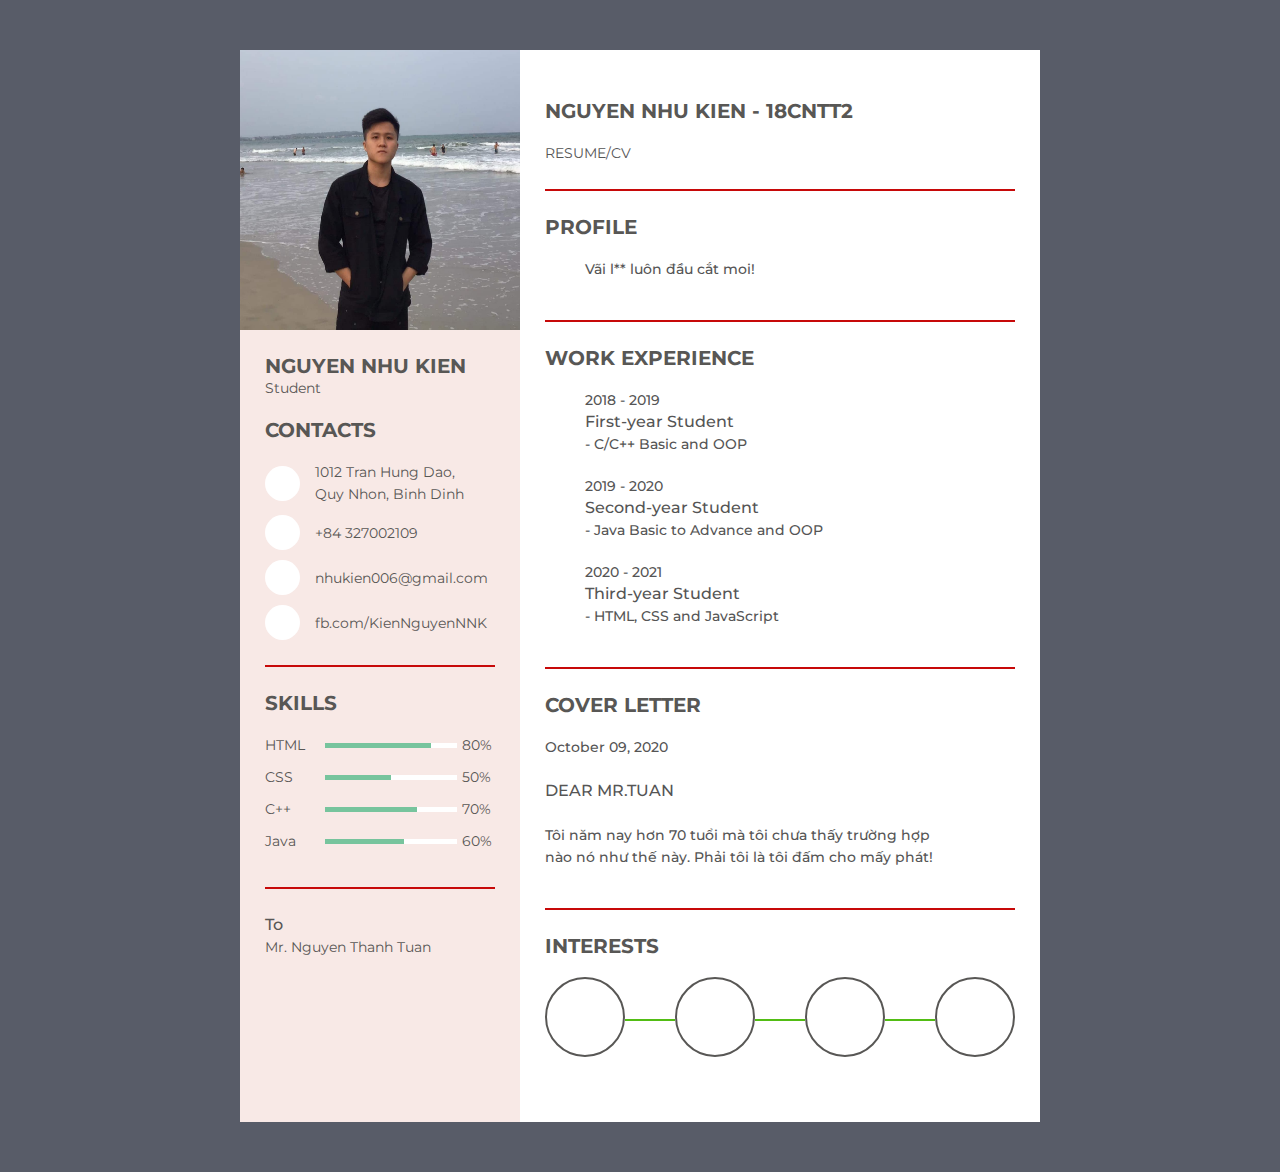
<file: CV Resume/index.html>
<!DOCTYPE html>
<html lang="en">
<head>
	<meta charset="UTF-8">
	<title>Resume CV</title>
	<link rel="stylesheet" href="style.css">
  <!-- <script src="https://kit.fontawesome.com/b99e675b6e.js"></script> -->
  <script src="sc.js"></script>
</head>
<body>

<div class="resume">
   <div class="resume_left">
     <!-- Resume Profile -->
     <div class="resume_profile">
       <img src="picture2.png" alt="profile_pic">
     </div>
     <div class="resume_content">
       <div class="resume_item resume_info">
         <div class="title">
           <p class="bold">NGUYEN NHU KIEN</p>
           <p class="regular">Student</p>
         </div>
         <p class="bold">Contacts</p>
         <div class="title"></div>
         <ul>
           <li>
             <div class="icon">
               <i class="fas fa-map-signs"></i>
             </div>
             <div class="data">
               1012 Tran Hung Dao,</br> Quy Nhon, Binh Dinh
             </div>
           </li>
           <li>
             <div class="icon">
               <i class="fas fa-mobile-alt"></i>
             </div>
             <div class="data">
               +84 327002109
             </div>
           </li>
           <li>
             <div class="icon">
               <i class="fas fa-envelope"></i>
             </div>
             <div class="data">
               nhukien006@gmail.com
             </div>
           </li>
           <li>
             <div class="icon">
               <i class="fab fa-facebook-square"></i>
             </div>
             <div class="data">
               fb.com/KienNguyenNNK
             </div>
           </li>
         </ul>
       </div>

      <!-- Resume Skill -->
       <div class="resume_item resume_skills">
         <div class="title">
           <p class="bold">Skills</p>
         </div>
         <ul>
           <li>
             <div class="skill_name">
               HTML
             </div>
             <div class="skill_progress">
               <span style="width: 80%;"></span>
             </div>
             <div class="skill_per">80%</div>
           </li>
           <li>
             <div class="skill_name">
               CSS
             </div>
             <div class="skill_progress">
               <span style="width: 50%;"></span>
             </div>
             <div class="skill_per">50%</div>
           </li>
           <li>
             <div class="skill_name">
               C++
             </div>
             <div class="skill_progress">
               <span style="width: 70%;"></span>
             </div>
             <div class="skill_per">70%</div>
           </li>
           <li>
             <div class="skill_name">
               Java
             </div>
             <div class="skill_progress">
               <span style="width: 60%;"></span>
             </div>
             <div class="skill_per">60%</div>
           </li>
         </ul>
       </div>

       <!-- Resume Last -->
       <div class="resume_item ">
         <ul>
           <li>
             <div class="data">
               <p class="semi-bold">To</p>
               <p>Mr. Nguyen Thanh Tuan</p>
             </div>
           </li>
         </ul>
       </div>
     </div>
  </div>


  <div class="resume_right">
    <div class="resume_item resume_about">
        <div class="title">
           <p class="bold">NGUYEN NHU KIEN - 18CNTT2</p>
         </div>
        <p>RESUME/CV</p>
    </div>
    <div class="resume_item resume_work">
        <div class="title">
           <p class="bold">PROFILE</p>
         </div>
        <ul>
            <li>
                <div class="info">
                  <p>Vãi l** luôn đầu cắt moi!</p>
                </div>
            </li>
        </ul>
    </div>
    <div class="resume_item resume_experence">
      <div class="title">
           <p class="bold">WORK EXPERIENCE</p>
         </div>
      <ul>
            <li>
                <div class="date">2018 - 2019</div> 
                <div class="info">
                     <p class="semi-bold">First-year Student</p> 
                  <p>- C/C++ Basic and OOP</p>
                </div>
            </li>
            <li>
              <div class="date">2019 - 2020</div>
              <div class="info">
                     <p class="semi-bold">Second-year Student</p> 
                  <p>- Java Basic to Advance and OOP</p>
                </div>
            </li>
            <li>
                <div class="date">2020 - 2021</div>
                <div class="info">
                       <p class="semi-bold">Third-year Student</p> 
                    <p>- HTML, CSS and JavaScript</p>
                  </div>
              </li>
        </ul>
    </div>

    <!-- Resume Cover Letter -->
    <div class="resume_item resume_coverletter">
      <div class="title">
           <p class="bold">COVER LETTER</p>
      </div>
      <ul>
        <li>
            <div class="date">October 09, 2020</div> <br>
            <div class="info">
                 <p class="semi-bold">DEAR MR.TUAN</p> <br>
              <p>Tôi năm nay hơn 70 tuổi mà tôi chưa thấy trường hợp </p>nào nó như thế này. Phải tôi là tôi đấm cho mấy phát!</p>
            </div>
        </li>
      </ul>
    </div>

    <!-- Resume Interests -->
    <div class="resume_item resume_interest">
      <div class="title">
           <p class="bold">INTERESTS</p>
         </div>
       <ul>
         <li><i class="fas fa-book"></i></li>
         <li><i class="fas fa-gamepad"></i></li>
         <li><i class="fas fa-music"></i></li>
         <li><i class="fab fa-youtube"></i></li>
      </ul>
    </div>
  </div>
</div>

</body>
</html>
</file>
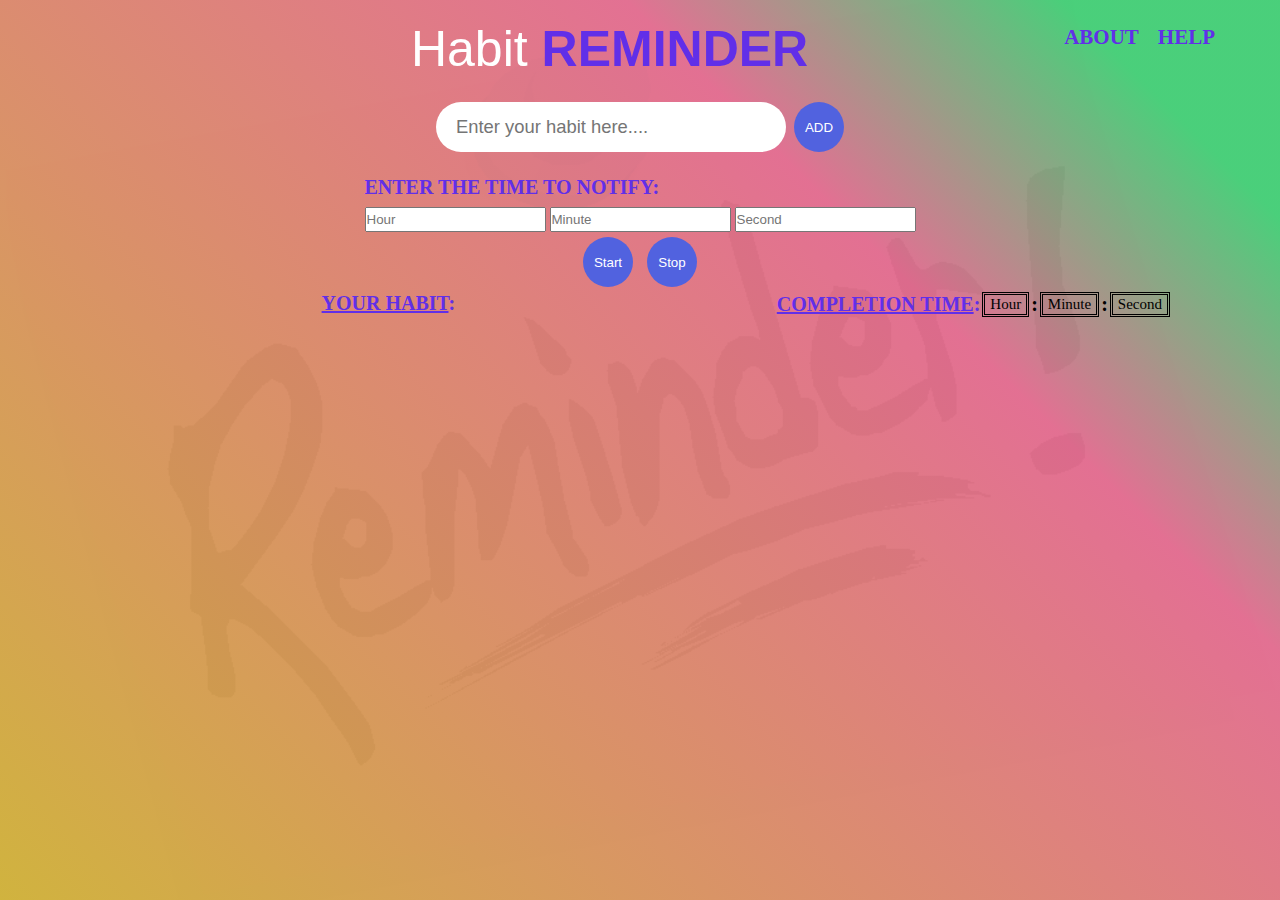
<file: Reminder/index.html>
<!DOCTYPE html>
<html>

<head>
    <title>Habit Reminder</title>
    <meta content="text/html; charset=UTF-8">
    <link rel="stylesheet" href="style.css">
    <script src="time.js"></script>

</head>


<body>
    <!-- ---------------------Nhập thói quen------------------------ -->
    <header>
        <div class="header">
            <ul>
                <li><a href="../Resume/index.html" target="_blank">About</a></li>
                <li><a href="../Help/help.html" target="_blank">Help</a></li>
            </ul>
        </div>


        <div>
            <h1>Habit <span class="title">Reminder</span></h1>
            <div class="inputDiv">
                <input type="text" class="input" placeholder="Enter your habit here....">
                <button class="add">ADD</button>
            </div>
        </div>     
    </header>
    <!-- ----------------------------------------------------------- -->




    <!-- ---------------------Đếm hẹn giờ------------------------ -->
    <div class="timeRe">
        <div>
            <p>Enter the time to notify:</p>
            <input class="time" type="number" id="hourVal" placeholder="Hour" value="" />
            <input class="time" type="number" id="minuteVal" placeholder="Minute" value="" />
            <input class="time" type="number" id="secondVal" placeholder="Second" value="" />
        </div>

        <div>
            <input class="timeBut" type="button" value="Start" onclick="start()" />
            <input class="timeBut" type="button" value="Stop" onclick="stop()" />
        </div>
    </div>



    <div class="out">
        <!-- ---------------------Xuất danh sách------------------------ -->

        <div class="container">
            <p><u>Your Habit</u>:</p>
        </div>


        <!-- ---------------------Xuất giờ------------------------ -->
        <div class="timeOut">
            <p><u>Completion time</u>:</p>
            <span id="h">Hour</span> <p class="type"> :</p>
            <span id="m">Minute</span> <p class="type"> :</p>
            <span id="s">Second</span>
        </div>
    </div>



    <!-- -------------------------------------------------------- -->
    <script src='list.js'></script>
</body>

</html>
</file>
<file: CV Resume/style.css>
@import url("https://fonts.googleapis.com/css?family=Montserrat:400,500,700&display=swap");

* {
  margin: 0;
  padding: 0;
  box-sizing: border-box;
  list-style: none;
  font-family: "Montserrat", sans-serif;
}

body {
  background: #585c68;
  font-size: 14px;
  line-height: 22px;
  color: #555555;
}

.bold {
  font-weight: 700;
  font-size: 20px;
  text-transform: uppercase;
}

.semi-bold {
  font-weight: 500;
  font-size: 16px;
}

.resume {
  width: 800px;
  height: auto;
  display: flex;
  margin: 50px auto;
}

.resume .resume_left {
  width: 280px;
  background: #f8e9e6;
}

.resume .resume_left .resume_profile {
  width: 100%;
  height: 280px;
}

.resume .resume_left .resume_profile img {
  width: 100%;
  height: 100%;
}

.resume .resume_left .resume_content {
  padding: 0 25px;
}

.resume .title {
  margin-bottom: 20px;
}

.resume .resume_left .bold {
  color: #585755;
}

.resume .resume_left .regular {
  color: #585755;
}

.resume .resume_item {
  padding: 25px 0;
  border-bottom: 2px solid #c70909;
}

.resume .resume_left .resume_item:last-child,
.resume .resume_right .resume_item:last-child {
  border-bottom: 0px;
}

.resume .resume_left ul li {
  display: flex;
  margin-bottom: 10px;
  align-items: center;
}

.resume .resume_left ul li:last-child {
  margin-bottom: 0;
}

.resume .resume_left ul li .icon {
  width: 35px;
  height: 35px;
  background: #fff;
  color: #52bd14;
  border-radius: 50%;
  margin-right: 15px;
  font-size: 16px;
  position: relative;
}

.resume .icon i,
.resume .resume_right .resume_interest ul li i {
  position: absolute;
  top: 50%;
  left: 50%;
  transform: translate(-50%, -50%);
}

.resume .resume_left ul li .data {
  color: #585755;
}

.resume .resume_left .resume_skills ul li {
  display: flex;
  margin-bottom: 10px;
  color: #585755;
  justify-content: space-between;
  align-items: center;
}

.resume .resume_left .resume_skills ul li .skill_name {
  width: 25%;
}

.resume .resume_left .resume_skills ul li .skill_progress {
  width: 60%;
  margin: 0 5px;
  height: 5px;
  background: #fff;
  position: relative;
}

.resume .resume_left .resume_skills ul li .skill_per {
  width: 15%;
}

.resume .resume_left .resume_skills ul li .skill_progress span {
  position: absolute;
  top: 0;
  left: 0;
  height: 100%;
  background: #77c49d;
}

.resume .resume_left .resume_social .semi-bold{
  color: #585755;
  margin-bottom: 3px;
}

.resume .resume_right {
  width: 520px;
  background: #fff;
  padding: 25px;
}

.resume .resume_right .bold {
  color: #585755;
}

.resume .resume_right .resume_work ul,
.resume .resume_right .resume_experence ul {
  padding-left: 40px;
  overflow: hidden;
}

.resume .resume_right ul li {
  position: relative;
}

.resume .resume_right ul li {
  font-size: 14px;
  font-weight: 500;
  margin-bottom: 15px;
}

.resume .resume_right ul li .info {
  margin-bottom: 20px;
}

.resume .resume_right ul li:last-child .info {
  margin-bottom: 0;
}

/* .resume .resume_right .resume_work ul li:before,
.resume .resume_right .resume_education ul li:before {
  content: "";
  position: absolute;
  top: 5px;
  left: -25px;
  width: 6px;
  height: 6px;
  border-radius: 50%;
  border: 2px solid #0bb5f4;
} */

/* .resume .resume_right .resume_work ul li:after,
.resume .resume_right .resume_education ul li:after {
  content: "";
  position: absolute;
  top: 14px;
  left: -21px;
  width: 2px;
  height: 115px;
  background: #0bb5f4;
} */

.resume .resume_right .resume_interest ul {
  display: flex;
  justify-content: space-between;
}

.resume .resume_right .resume_interest ul li {
  width: 80px;
  height: 80px;
  border: 2px solid #585755;
  border-radius: 50%;
  position: relative;
  color: #52bd14;
}

.resume .resume_right .resume_interest ul li i {
  font-size: 30px;
}

.resume .resume_right .resume_interest ul li:before {
  content: "";
  position: absolute;
  top: 40px;
  right: -52px;
  width: 50px;
  height: 2px;
  background: #52bd14;
}

.resume .resume_right .resume_interest ul li:last-child:before {
  display: none;
}
</file>
<file: Reminder/style.css>
* {
    margin: 0;
    padding: 0;
    box-sizing: border-box;
}

body{
	height: 100%;
	background-image: linear-gradient(45deg, rgba(207, 177, 57, 0.974), rgba(226, 109, 144, 0.974) 70%, rgba(69, 206, 119, 0.974) 90%), url(./img_background.png);
    /* background-color: rgb(226, 109, 144); */
	/* background: linear-gradient(45deg, rgba(175, 146, 26, 0.8), rgba(226, 109, 144, 0.8) 70%, rgba(69, 206, 119, 0.8) 90%); */
	background-size: cover;
	background-position: center;
	box-sizing: border-box;
	background-attachment: fixed;
	/* background: url(https://www.isharad.com/wp-content/uploads/2014/12/IMG_1782.gif);
	background-attachment: fixed;
	background-size: cover;
	background-position: center;
	height: 50vh;
	 */
}


/* -- ------------------------------------------------------ -- */
/* -- --------------------- Header ------------------------ -- */

.header{
	float: right;
	/* list-style: none; */
	margin-right: 50px;
	margin-top: 5px;
	/* width: 4px; */
	text-transform: uppercase;
}
.header li {
	list-style: none;
	display: inline-block;
	margin-right: 15px;
	
}
.header li a{
	text-decoration: none;
	color: rgb(97, 47, 232);
	font-size: 21px;
	font-weight: 700;
}
.header li a:hover,
.header li a:active{
	color: olive;
}




h1 {
	color: white;
	font-size: 50px;
	font-weight: 50;
	text-align: center;
	margin: 20px;
	margin-left: 155px;
	font-family: 'Hind', sans-serif;
}

.title {
	color: rgb(97, 47, 232);
	text-transform: uppercase;
	font-weight: 700;
	border: none;
}


.inputDiv {
	display: flex;
	justify-content: center;
	align-items: center;
}

.input{
    padding: 10px 20px;
    outline: none;
    border: none;
    height: 50px;
    border-radius: 25px;
    width: 350px;
    margin: 0.25rem;
    
    font-size: 1.15rem;
}

.add{
	outline: none;
    border: none;
    height: 50px;
    border-radius: 25px;
    width: 50px;
    background-color: rgb(81, 98, 223);
    color: white;
	cursor: pointer;
	margin: 0.25rem;
	transition: all 0.5s;
}
.add:hover,
.add:active{
	background-color: brown;
	color: black;
	font-weight: 750;
}


/* -- -------------------------------------------------------- -- */
/* -- ---------------------Đếm hẹn giờ------------------------ -- */

.timeRe{
    display: flex;
    flex-direction: column;
	justify-content: center;
	align-items: center;
	margin-top: 20px;
}
.timeBut{
	outline: none;
    border: none;
    height: 50px;
    border-radius: 25px;
    width: 50px;
    background-color: rgb(81, 98, 223);
    color: white;
    cursor: pointer;
	margin: 5px;
	transition: all 0.5s;
}
.timeBut:hover,
.timeBut:active{
	background-color: brown;
	color: black;
	font-weight: 750;
	text-transform: uppercase;
	font-size: 13px;
}


.time{
    height: 25px;
}


p{
	color: rgb(97, 47, 232);
	text-transform: uppercase;
	font-weight: 900;
	font-size: 20px;
	margin-bottom: 8px;
	/* border-bottom: 2px solid rgb(97, 47, 232); */
}

p:hover{
	color: rgb(19, 119, 27);
}



/* -- ------------------------------------------------- -- */
/* -- ---------------------Out------------------------ -- */
.out{
	display: flex;
	justify-content: space-around;
	width: 1300px;
}


/* -- ------------------------------------------------------ -- */
/* -- ---------------------Out list------------------------ -- */


.container{
	display: flex;
	flex-direction: column;
	/* justify-content: flex-start; */
	align-items: center;
	text-align: center;
	/* margin-top: 27px; */
	margin: 0 auto;
}


.item{
	padding: 0.5rem;
	border-bottom: 4px solid white;
	margin-bottom: 10px;
}

.item_input{
	background: none;
	outline: none;
	border: none;
	color: rgb(49, 47, 47);
	font-size: 20px;
	width: 245px;
}

/* .edit{
	background: none;
	outline: none;
	border: none;
	color: lime;
	font-size: 1.4rem;
	font-family: 'Hind', sans-serif;
	margin: 0 0.5rem;
	cursor: pointer;
} */

.remove{
	background: none;
	outline: none;
	border: none;
	color:rgb(49, 47, 47);
	font-size: 15px;
	font-weight: 600;
	/* font-family: 'Hind', sans-serif; */
	cursor: pointer;
}

/* -- ---------------------Out Time------------------------ -- */
.timeOut{
	height: 40vh;
	display: flex;
	justify-content: center;
	/* margin-top: 25px; */
	margin-right: 10vw;
}

.timeOut p {
	margin-top: 1px;
}

.timeOut .type{
	color: black;
}

.timeOut span {
	padding: 1px 5px 0px 5px ;
	font-size: 15px;
	height: 25px;
	border: 3px double black;
	margin: 0px 2px 0px 2px;
}
</file>
